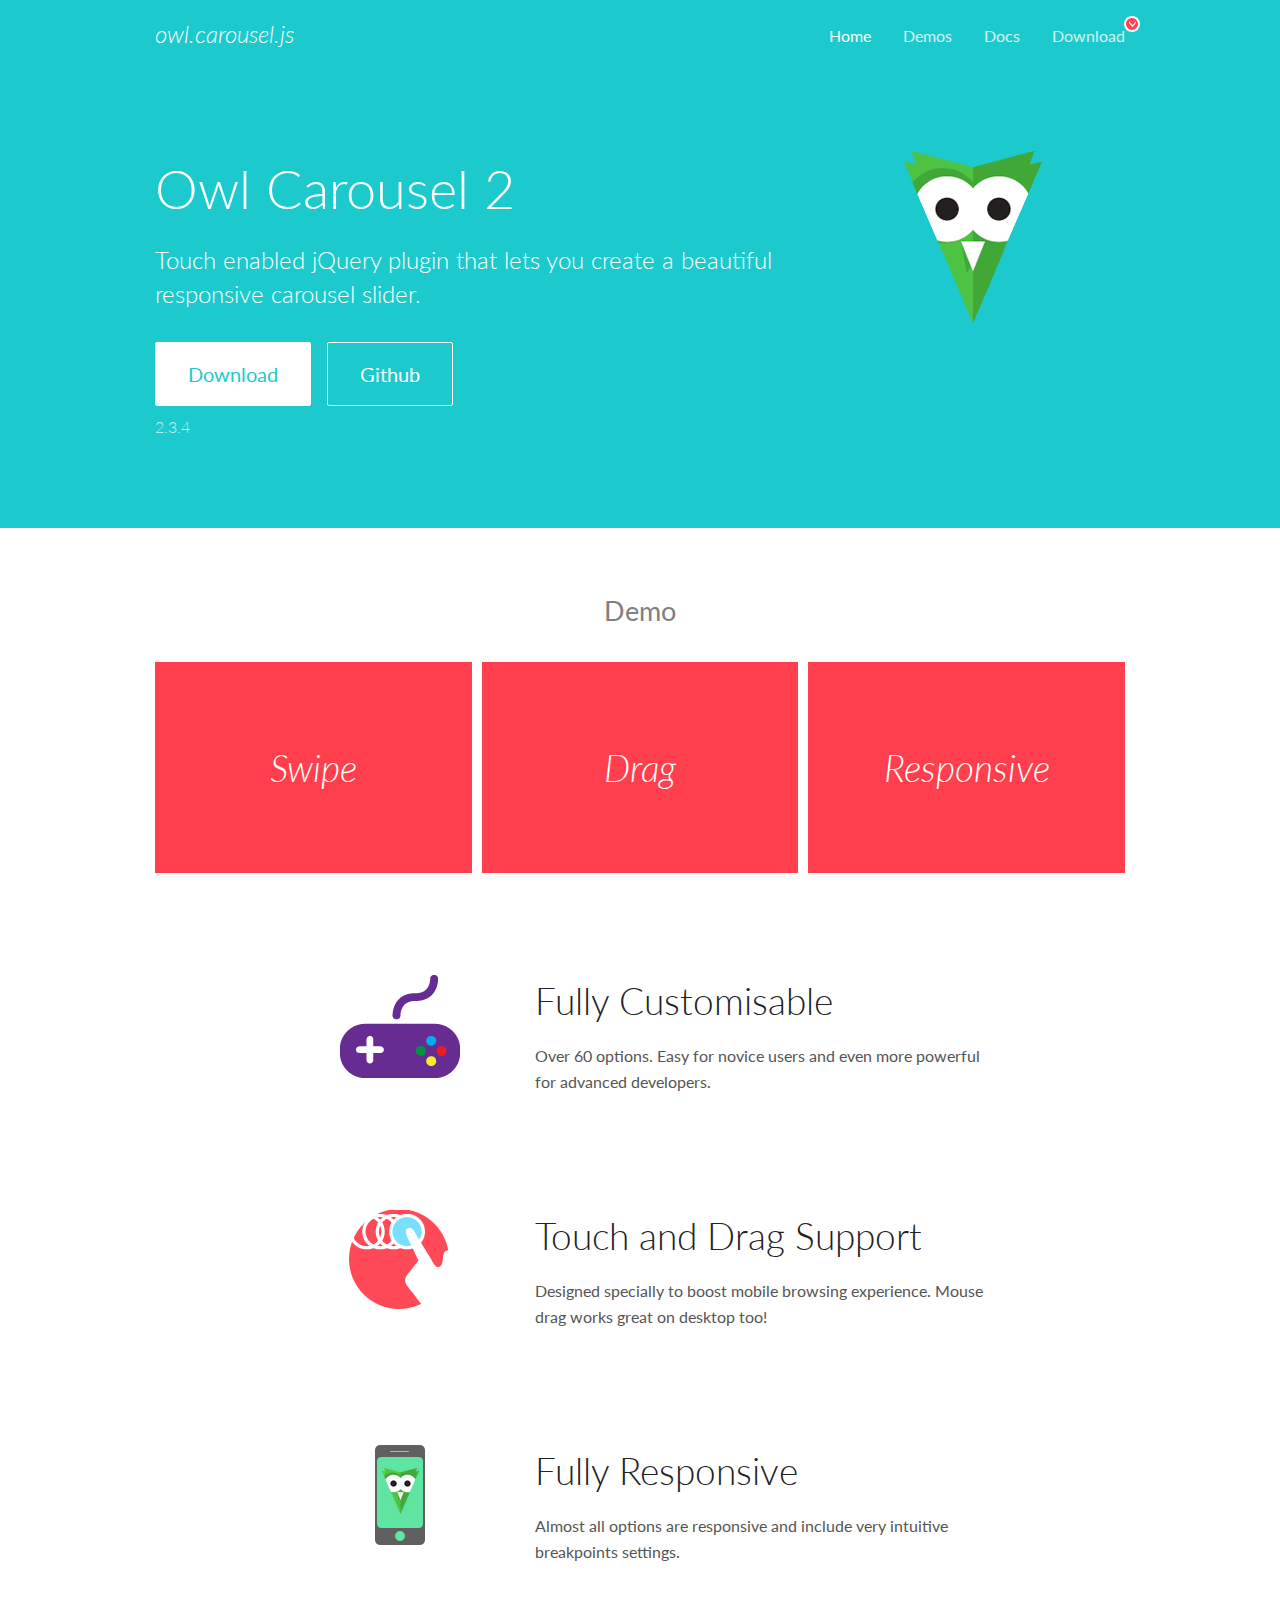
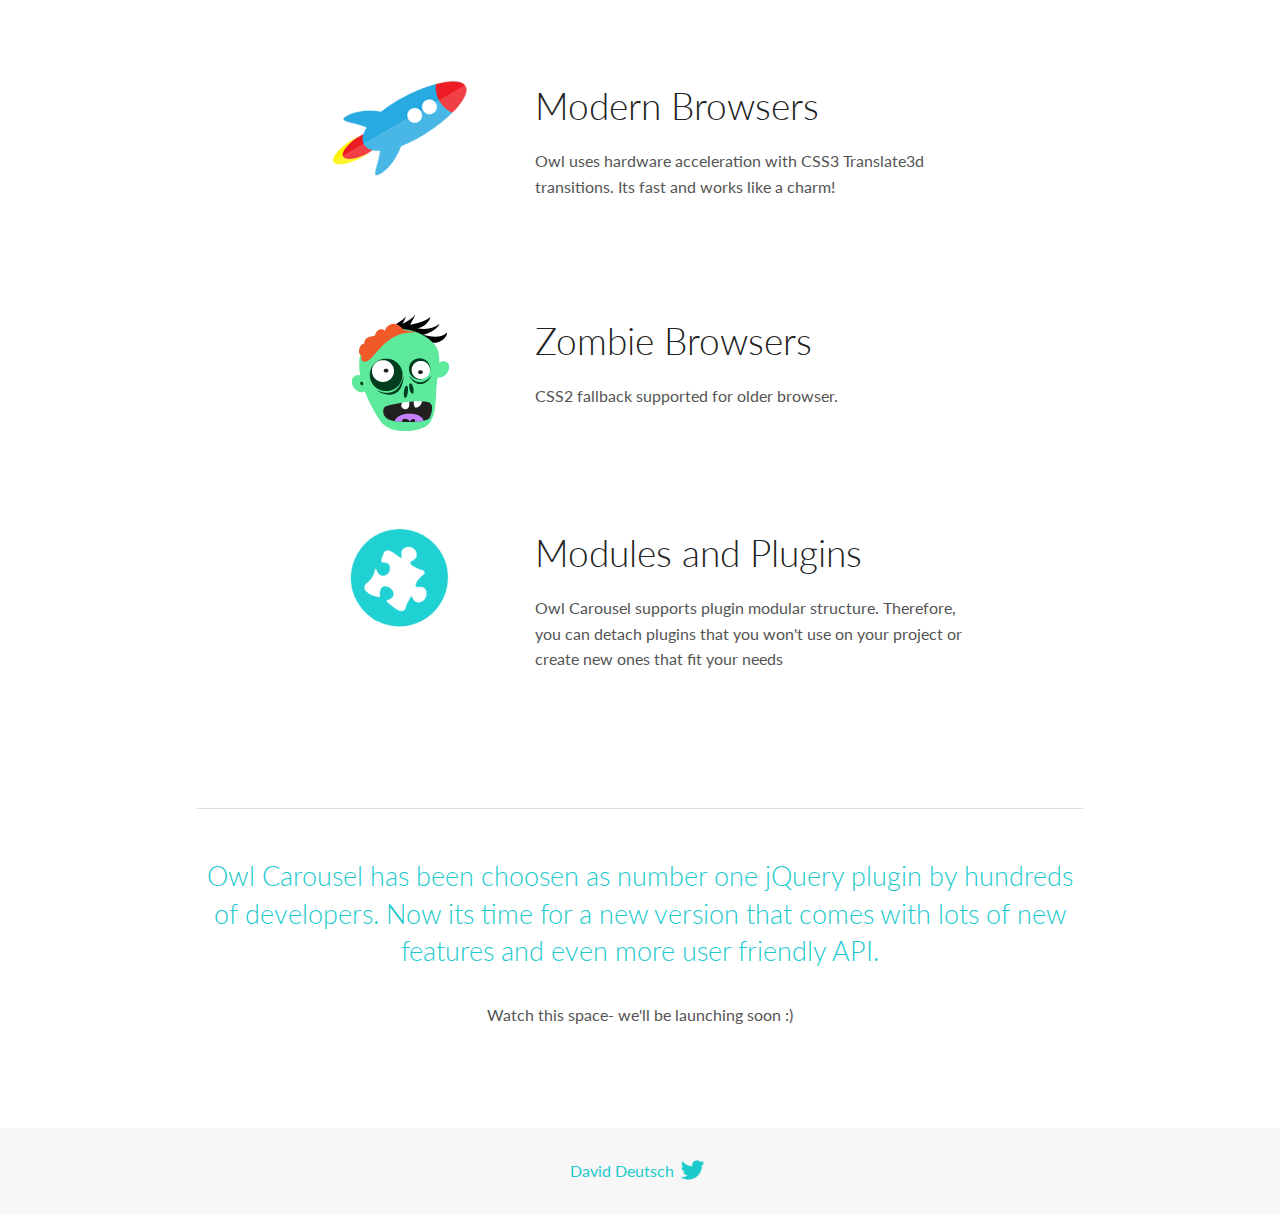
<file: assets/owl-carousel/docs/index.html>
<!DOCTYPE html>
<html lang="en">
  <head>

    <!-- head -->
    <meta charset="utf-8">
    <meta name="msapplication-tap-highlight" content="no" />
    <meta name="viewport" content="width=device-width, initial-scale=1.0" />
    <meta name="description" content="Touch enabled jQuery plugin that lets you create beautiful responsive carousel slider.">
    <meta name="author" content="David Deutsch">
    <title>
      Home | Owl Carousel | 2.3.4
    </title>

    <!-- Stylesheets -->
    <link href='https://fonts.googleapis.com/css?family=Lato:300,400,700,400italic,300italic' rel='stylesheet' type='text/css'>
    <link rel="stylesheet" href="assets/css/docs.theme.min.css">

    <!-- Owl Stylesheets -->
    <link rel="stylesheet" href="assets/owlcarousel/assets/owl.carousel.min.css">
    <link rel="stylesheet" href="assets/owlcarousel/assets/owl.theme.default.min.css">

    <!-- HTML5 shim and Respond.js IE8 support of HTML5 elements and media queries -->

    <!--[if lt IE 9]>
      <script src="https://oss.maxcdn.com/libs/html5shiv/3.7.0/html5shiv.js"></script>
      <script src="https://oss.maxcdn.com/libs/respond.js/1.3.0/respond.min.js"></script>
    <![endif]-->

    <!-- Favicons -->
    <link rel="apple-touch-icon-precomposed" sizes="144x144" href="assets/ico/apple-touch-icon-144-precomposed.png">
    <link rel="shortcut icon" href="assets/ico/favicon.png">
    <link rel="shortcut icon" href="favicon.ico">

    <!-- Yeah i know js should not be in header. Its required for demos.-->

    <!-- javascript -->
    <script src="assets/vendors/jquery.min.js"></script>
    <script src="assets/owlcarousel/owl.carousel.js"></script>
  </head>
  <body>

    <!-- header -->
    <header class="header">
      <div class="row">
        <div class="large-12 columns">
          <div class="brand left">
            <h3>
              <a href="/OwlCarousel2/">owl.carousel.js</a> 
            </h3>
          </div>
          <a id="toggle-nav" class="right">
            <span></span> <span></span> <span></span> 
          </a> 
          <div class="nav-bar">
            <ul class="clearfix">
              <li class="active">
                <a href="/OwlCarousel2/index.html">Home</a> 
              </li>
              <li> <a href="/OwlCarousel2/demos/demos.html">Demos</a>  </li>
              <li> <a href="/OwlCarousel2/docs/started-welcome.html">Docs</a>  </li>
              <li>
                <a href="https://github.com/OwlCarousel2/OwlCarousel2/archive/2.3.4.zip">Download</a> 
                <span class="download"></span> 
              </li>
            </ul>
          </div>
        </div>
      </div>
    </header>

    <!-- home panel -->
    <section id="hero">
      <div class="row">
        <div class="large-8 medium-8 columns">
          <h1>Owl Carousel 2</h1>
          <h4>Touch enabled jQuery plugin that lets you create a beautiful responsive carousel slider.</h4>
          <a href="https://github.com/OwlCarousel2/OwlCarousel2/archive/2.3.4.zip" class="hero-button">Download</a> 
          <a href="https://github.com/OwlCarousel2/OwlCarousel2" class="hero-button outline">Github</a> 
          <p>2.3.4</p>
        </div>
        <div class="large-4 medium-4 columns">
          <img class="owl-logo" src="assets/img/owl-logo.png" alt="mr. Owl">
        </div>
      </div>
    </section>

    <!-- body -->
    <div class="home-demo">
      <div class="row">
        <div class="large-12 columns">
          <h3>Demo</h3>
          <div class="owl-carousel">
            <div class="item">
              <h2>Swipe</h2>
            </div>
            <div class="item">
              <h2>Drag</h2>
            </div>
            <div class="item">
              <h2>Responsive</h2>
            </div>
            <div class="item">
              <h2>CSS3</h2>
            </div>
            <div class="item">
              <h2>Fast</h2>
            </div>
            <div class="item">
              <h2>Easy</h2>
            </div>
            <div class="item">
              <h2>Free</h2>
            </div>
            <div class="item">
              <h2>Upgradable</h2>
            </div>
            <div class="item">
              <h2>Tons of options</h2>
            </div>
            <div class="item">
              <h2>Infinity</h2>
            </div>
            <div class="item">
              <h2>Auto Width</h2>
            </div>
          </div>
        </div>
      </div>
    </div>
    <script>
      var owl = $('.owl-carousel');
      owl.owlCarousel({
        margin: 10,
        loop: true,
        responsive: {
          0: {
            items: 1
          },
          600: {
            items: 2
          },
          1000: {
            items: 3
          }
        }
      })
    </script>

    <!-- features -->
    <div id="features">
      <div class="row">
        <div class="small-12 medium-9 small-centered columns">
          <section class="row feature">
            <div class="medium-4 small-12 columns">
              <img src="assets/img/feature-options.png" alt="">
            </div>
            <div class="medium-8 small-12 columns">
              <h2>Fully Customisable</h2>
              <p>Over 60 options. Easy for novice users and even more powerful for advanced developers.</p>
            </div>
          </section>
          <section class="row feature">
            <div class="medium-4 small-12 columns">
              <img src="assets/img/feature-drag.png" alt="">
            </div>
            <div class="medium-8 small-12 columns">
              <h2>Touch and Drag Support</h2>
              <p>Designed specially to boost mobile browsing experience. Mouse drag works great on desktop too!</p>
            </div>
          </section>
          <section class="row feature">
            <div class="medium-4 small-12 columns">
              <img src="assets/img/feature-responsive.png" alt="">
            </div>
            <div class="medium-8 small-12 columns">
              <h2>Fully Responsive</h2>
              <p>Almost all options are responsive and include very intuitive breakpoints settings.</p>
            </div>
          </section>
          <section class="row feature">
            <div class="medium-4 small-12 columns">
              <img src="assets/img/feature-modern.png" alt="">
            </div>
            <div class="medium-8 small-12 columns">
              <h2>Modern Browsers</h2>
              <p>Owl uses hardware acceleration with CSS3 Translate3d transitions. Its fast and works like a charm! </p>
            </div>
          </section>
          <section class="row feature">
            <div class="medium-4 small-12 columns">
              <img src="assets/img/feature-zombie.png" alt="">
            </div>
            <div class="medium-8 small-12 columns">
              <h2>Zombie Browsers</h2>
              <p>CSS2 fallback supported for older browser.</p>
            </div>
          </section>
          <section class="row feature">
            <div class="medium-4 small-12 columns">
              <img src="assets/img/feature-module.png" alt="">
            </div>
            <div class="medium-8 small-12 columns">
              <h2>Modules and Plugins</h2>
              <p>Owl Carousel supports plugin modular structure. Therefore, you can detach plugins that you won&#x27;t use on your project or create new ones that fit your needs</p>
            </div>
          </section>
        </div>
      </div>
    </div>

    <!-- footer -->
    <section id="teaser-text">
      <div class="row">
        <div class="small-12 medium-11 small-centered columns">
          <hr>
          <h3 id="owl-carousel-has-been-choosen-as-number-one-jquery-plugin-by-hundreds-of-developers-now-its-time-for-a-new-version-that-comes-with-lots-of-new-features-and-even-more-user-friendly-api-">Owl Carousel has been choosen as number one jQuery plugin by hundreds of developers. Now its time for a new version that comes with lots of new features and even more user friendly API.</h3>
          <p>Watch this space- we&#39;ll be launching soon :)</p>
        </div>
      </div>
    </section>

    <!-- footer -->
    <footer class="footer">
      <div class="row">
        <div class="large-12 columns">
          <h5>
            <a href="/OwlCarousel2/docs/support-contact.html">David Deutsch</a> 
            <a id="custom-tweet-button" href="https://twitter.com/share?url=https://github.com/OwlCarousel2/OwlCarousel2&text=Owl Carousel - This is so awesome! " target="_blank"></a> 
          </h5>
        </div>
      </div>
    </footer>

    <!-- vendors -->
    <script src="assets/vendors/highlight.js"></script>
    <script src="assets/js/app.js"></script>
  </body>
</html>
</file>
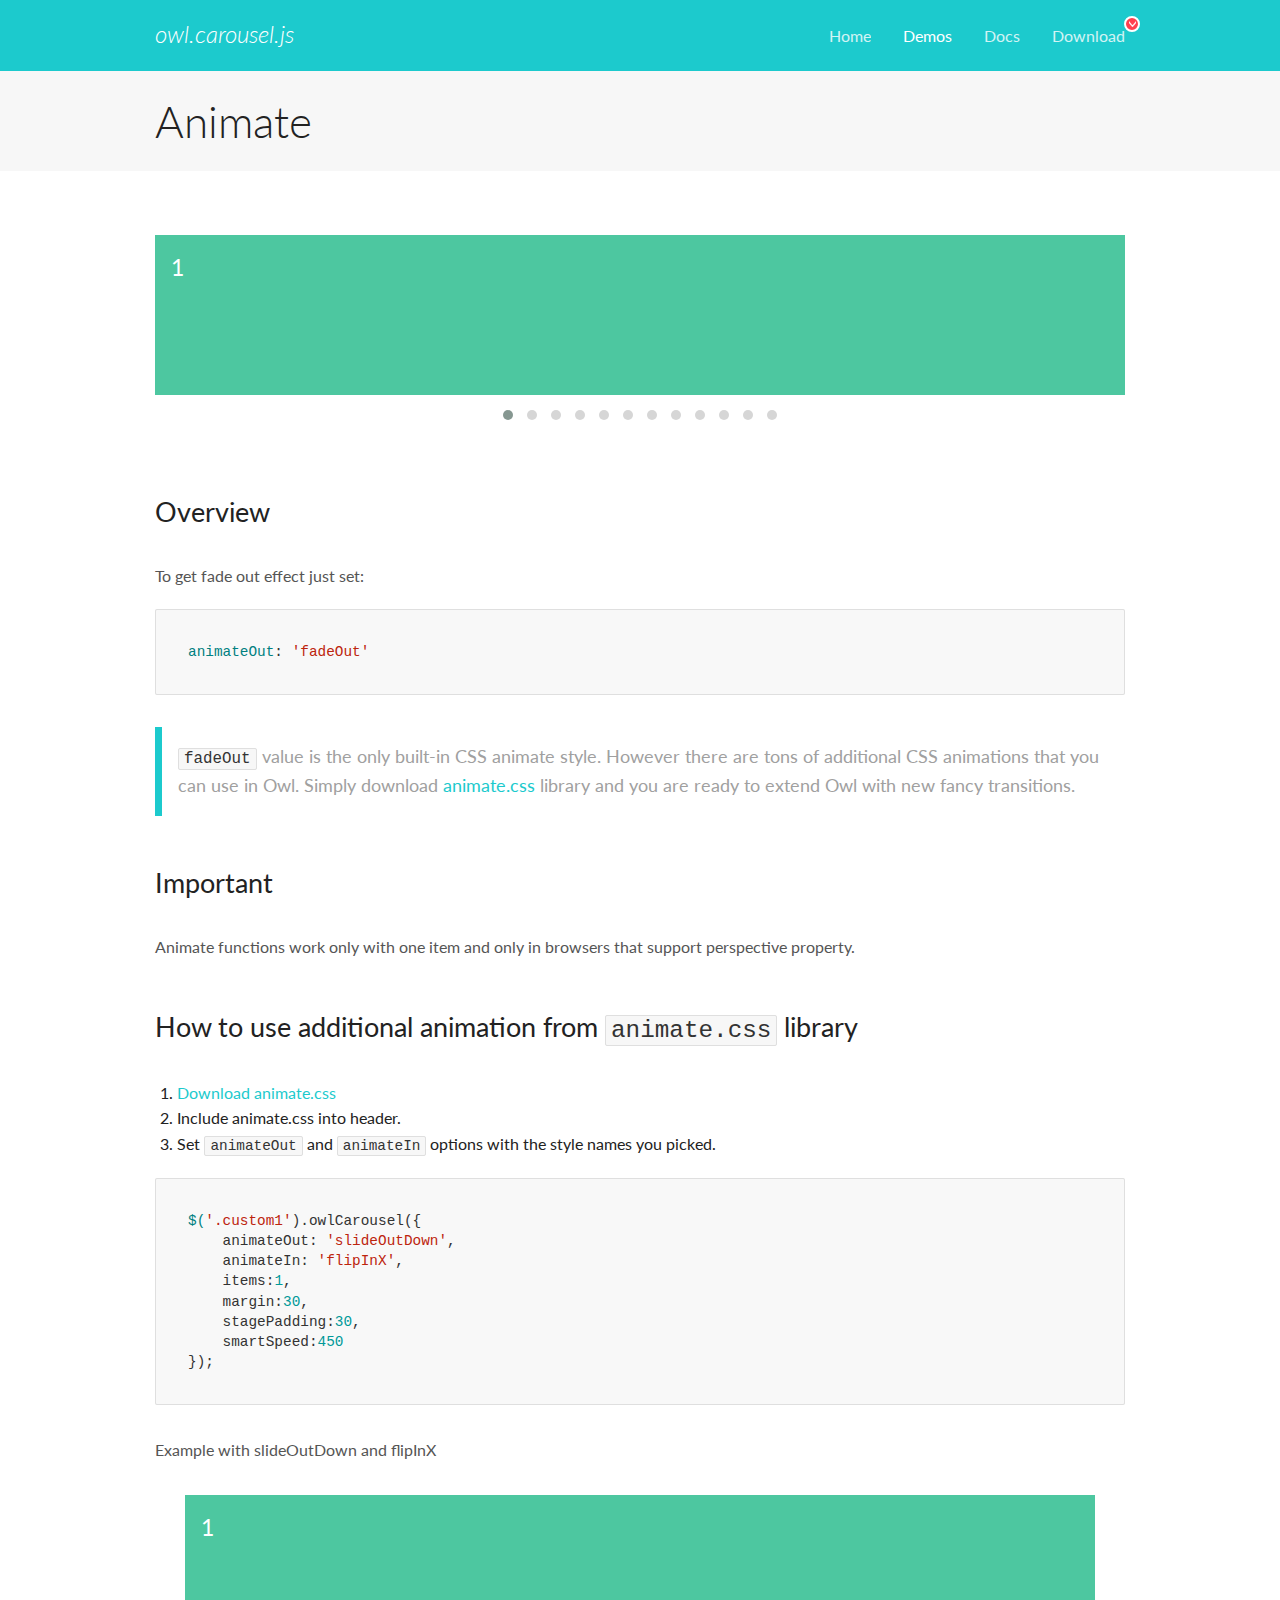
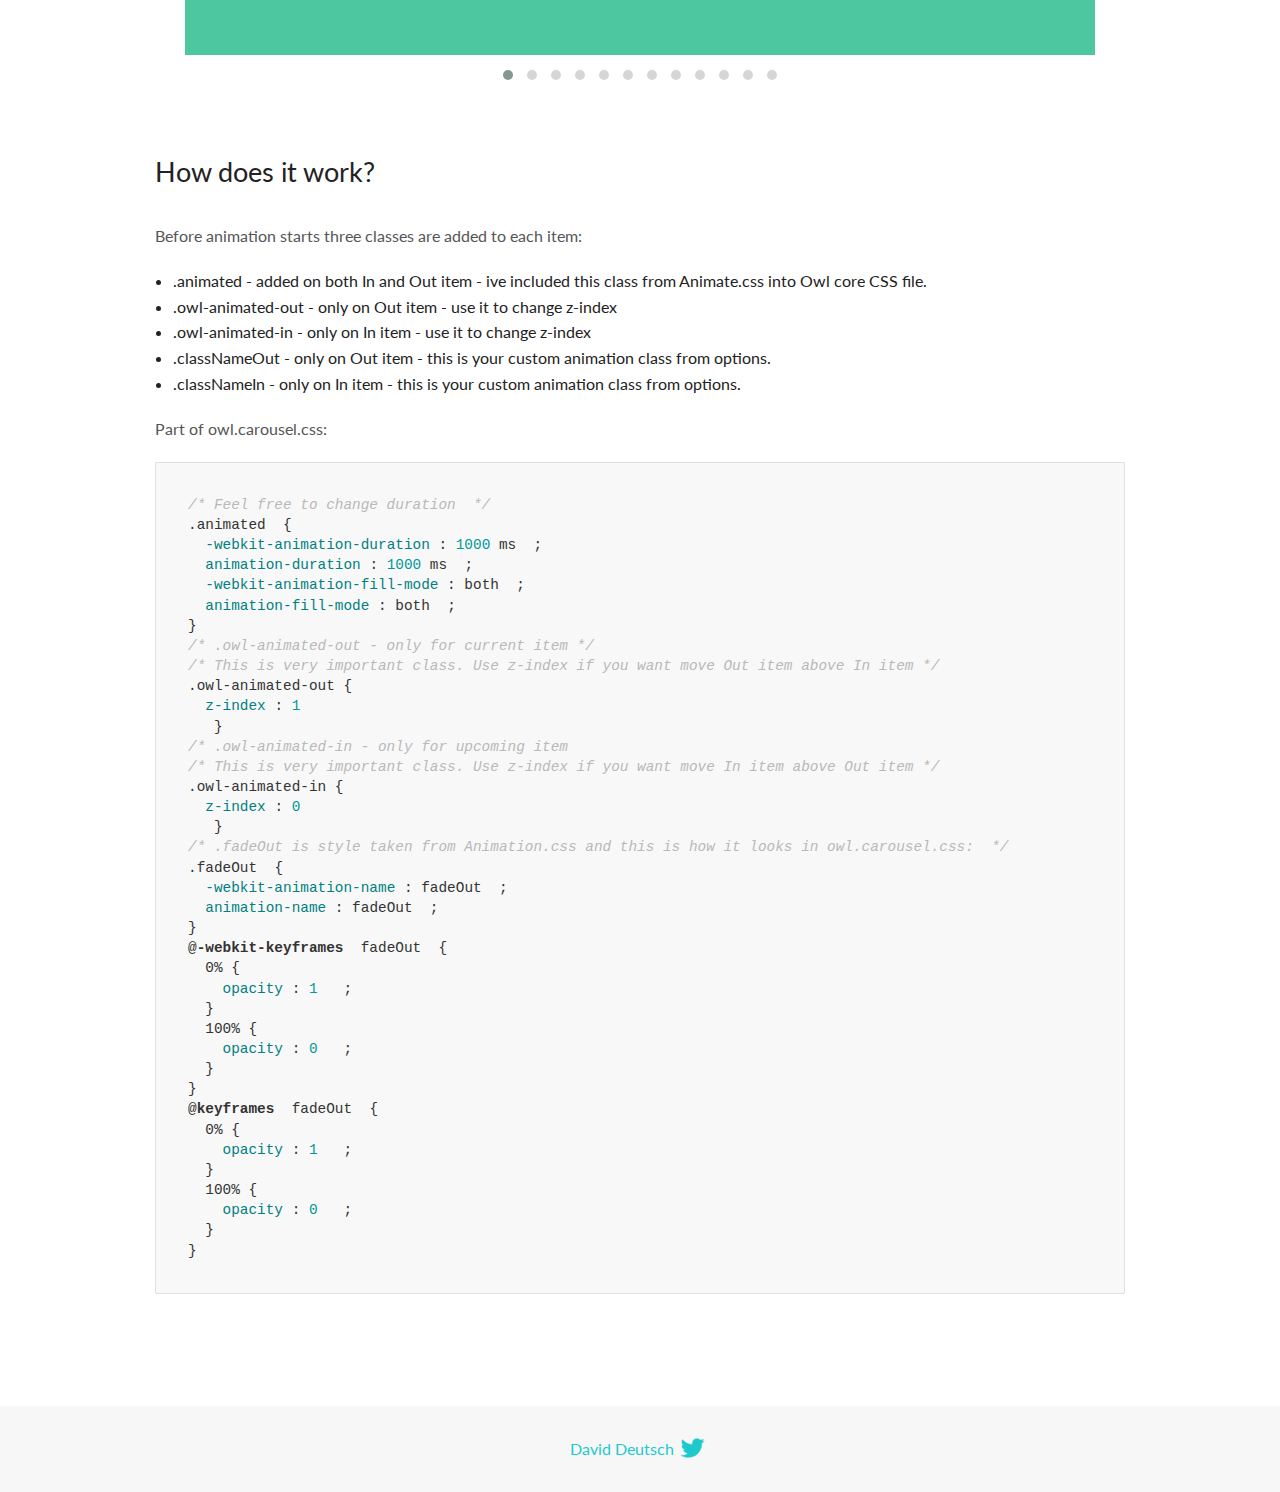
<file: assets/owl-carousel/docs/demos/animate.html>
<!DOCTYPE html>
<html lang="en">
  <head>

    <!-- head -->
    <meta charset="utf-8">
    <meta name="msapplication-tap-highlight" content="no" />
    <meta name="viewport" content="width=device-width, initial-scale=1.0" />
    <meta name="description" content="Animate carousel">
    <meta name="author" content="David Deutsch">
    <title>
      Animate Demo | Owl Carousel | 2.3.4
    </title>

    <!-- Stylesheets -->
    <link href='https://fonts.googleapis.com/css?family=Lato:300,400,700,400italic,300italic' rel='stylesheet' type='text/css'>
    <link rel="stylesheet" href="../assets/css/docs.theme.min.css">

    <!-- Owl Stylesheets -->
    <link rel="stylesheet" href="../assets/owlcarousel/assets/owl.carousel.min.css">
    <link rel="stylesheet" href="../assets/owlcarousel/assets/owl.theme.default.min.css">

    <!-- HTML5 shim and Respond.js IE8 support of HTML5 elements and media queries -->

    <!--[if lt IE 9]>
      <script src="https://oss.maxcdn.com/libs/html5shiv/3.7.0/html5shiv.js"></script>
      <script src="https://oss.maxcdn.com/libs/respond.js/1.3.0/respond.min.js"></script>
    <![endif]-->

    <!-- Favicons -->
    <link rel="apple-touch-icon-precomposed" sizes="144x144" href="../assets/ico/apple-touch-icon-144-precomposed.png">
    <link rel="shortcut icon" href="../assets/ico/favicon.png">
    <link rel="shortcut icon" href="favicon.ico">

    <!-- Yeah i know js should not be in header. Its required for demos.-->

    <!-- javascript -->
    <script src="../assets/vendors/jquery.min.js"></script>
    <script src="../assets/owlcarousel/owl.carousel.js"></script>
  </head>
  <body>

    <!-- header -->
    <header class="header">
      <div class="row">
        <div class="large-12 columns">
          <div class="brand left">
            <h3>
              <a href="/OwlCarousel2/">owl.carousel.js</a> 
            </h3>
          </div>
          <a id="toggle-nav" class="right">
            <span></span> <span></span> <span></span> 
          </a> 
          <div class="nav-bar">
            <ul class="clearfix">
              <li> <a href="/OwlCarousel2/index.html">Home</a>  </li>
              <li class="active">
                <a href="/OwlCarousel2/demos/demos.html">Demos</a> 
              </li>
              <li> <a href="/OwlCarousel2/docs/started-welcome.html">Docs</a>  </li>
              <li>
                <a href="https://github.com/OwlCarousel2/OwlCarousel2/archive/2.3.4.zip">Download</a> 
                <span class="download"></span> 
              </li>
            </ul>
          </div>
        </div>
      </div>
    </header>

    <!-- title -->
    <section class="title">
      <div class="row">
        <div class="large-12 columns">
          <h1>Animate</h1>
        </div>
      </div>
    </section>

    <!--  Demos -->
    <section id="demos">
      <div class="row">
        <div class="large-12 columns">
          <div class="fadeOut owl-carousel owl-theme">
            <div class="item">
              <h4>1</h4>
            </div>
            <div class="item">
              <h4>2</h4>
            </div>
            <div class="item">
              <h4>3</h4>
            </div>
            <div class="item">
              <h4>4</h4>
            </div>
            <div class="item">
              <h4>5</h4>
            </div>
            <div class="item">
              <h4>6</h4>
            </div>
            <div class="item">
              <h4>7</h4>
            </div>
            <div class="item">
              <h4>8</h4>
            </div>
            <div class="item">
              <h4>9</h4>
            </div>
            <div class="item">
              <h4>10</h4>
            </div>
            <div class="item">
              <h4>11</h4>
            </div>
            <div class="item">
              <h4>12</h4>
            </div>
          </div>
          <h3 id="overview">Overview</h3>
          <p>To get fade out effect just set:</p>
          <pre><code>animateOut: &#39;fadeOut&#39;</code></pre>
          <blockquote>
            <p><code>fadeOut</code> value is the only built-in CSS animate style. However there are tons of additional CSS animations that you can use in Owl. Simply download
              <a href="https://daneden.github.io/animate.css/">animate.css</a>  library and you are ready to extend Owl with new fancy transitions.</p>
          </blockquote>
          <h3 id="important">Important</h3>
          <p>Animate functions work only with one item and only in browsers that support perspective property.</p>
          <h3 id="how-to-use-additional-animation-from-animate-css-library">How to use additional animation from <code>animate.css</code> library</h3>
          <ol>
            <li> <a href="https://daneden.github.io/animate.css/">Download animate.css</a>  </li>
            <li>Include animate.css into header.</li>
            <li>Set <code>animateOut</code> and <code>animateIn</code> options with the style names you picked.</li>
          </ol>
          <pre><code>$(&#39;.custom1&#39;).owlCarousel({
    animateOut: &#39;slideOutDown&#39;,
    animateIn: &#39;flipInX&#39;,
    items:1,
    margin:30,
    stagePadding:30,
    smartSpeed:450
});</code></pre>
          <p>Example with slideOutDown and flipInX</p>
          <div class="custom1 owl-carousel owl-theme">
            <div class="item">
              <h4>1</h4>
            </div>
            <div class="item">
              <h4>2</h4>
            </div>
            <div class="item">
              <h4>3</h4>
            </div>
            <div class="item">
              <h4>4</h4>
            </div>
            <div class="item">
              <h4>5</h4>
            </div>
            <div class="item">
              <h4>6</h4>
            </div>
            <div class="item">
              <h4>7</h4>
            </div>
            <div class="item">
              <h4>8</h4>
            </div>
            <div class="item">
              <h4>9</h4>
            </div>
            <div class="item">
              <h4>10</h4>
            </div>
            <div class="item">
              <h4>11</h4>
            </div>
            <div class="item">
              <h4>12</h4>
            </div>
          </div>
          <h3 id="how-does-it-work-">How does it work?</h3>
          <p>Before animation starts three classes are added to each item:</p>
          <ul>
            <li>.animated - added on both In and Out item - ive included this class from Animate.css into Owl core CSS file.</li>
            <li>.owl-animated-out - only on Out item - use it to change z-index</li>
            <li>.owl-animated-in - only on In item - use it to change z-index</li>
            <li>.classNameOut - only on Out item - this is your custom animation class from options.</li>
            <li>.classNameIn - only on In item - this is your custom animation class from options.</li>
          </ul>
          <p>Part of owl.carousel.css:</p>
          <pre><code class="language-css"><span class="comment">/* Feel free to change duration  */</span> 
<span class="class">.animated</span>  <span class="rules">{
  <span class="rule"><span class="attribute">-webkit-animation-duration</span> :<span class="value"> <span class="number">1000</span> ms</span> </span> ;
  <span class="rule"><span class="attribute">animation-duration</span> :<span class="value"> <span class="number">1000</span> ms</span> </span> ;
  <span class="rule"><span class="attribute">-webkit-animation-fill-mode</span> :<span class="value"> both</span> </span> ;
  <span class="rule"><span class="attribute">animation-fill-mode</span> :<span class="value"> both</span> </span> ;
<span class="rule">}</span> </span> 
<span class="comment">/* .owl-animated-out - only for current item */</span> 
<span class="comment">/* This is very important class. Use z-index if you want move Out item above In item */</span> 
<span class="class">.owl-animated-out</span> <span class="rules">{
  <span class="rule"><span class="attribute">z-index</span> :<span class="value"> <span class="number">1</span> 
</span> </span> </span> }
<span class="comment">/* .owl-animated-in - only for upcoming item
/* This is very important class. Use z-index if you want move In item above Out item */</span> 
<span class="class">.owl-animated-in</span> <span class="rules">{
  <span class="rule"><span class="attribute">z-index</span> :<span class="value"> <span class="number">0</span> 
</span> </span> </span> }
<span class="comment">/* .fadeOut is style taken from Animation.css and this is how it looks in owl.carousel.css:  */</span> 
<span class="class">.fadeOut</span>  <span class="rules">{
  <span class="rule"><span class="attribute">-webkit-animation-name</span> :<span class="value"> fadeOut</span> </span> ;
  <span class="rule"><span class="attribute">animation-name</span> :<span class="value"> fadeOut</span> </span> ;
<span class="rule">}</span> </span> 
<span class="at_rule">@<span class="keyword">-webkit-keyframes</span>  fadeOut </span> {
  0% <span class="rules">{
    <span class="rule"><span class="attribute">opacity</span> :<span class="value"> <span class="number">1</span> </span> </span> ;
  <span class="rule">}</span> </span> 
  100% <span class="rules">{
    <span class="rule"><span class="attribute">opacity</span> :<span class="value"> <span class="number">0</span> </span> </span> ;
  <span class="rule">}</span> </span> 
}
<span class="at_rule">@<span class="keyword">keyframes</span>  fadeOut </span> {
  0% <span class="rules">{
    <span class="rule"><span class="attribute">opacity</span> :<span class="value"> <span class="number">1</span> </span> </span> ;
  <span class="rule">}</span> </span> 
  100% <span class="rules">{
    <span class="rule"><span class="attribute">opacity</span> :<span class="value"> <span class="number">0</span> </span> </span> ;
  <span class="rule">}</span> </span> 
}</code></pre>
          <link rel="stylesheet" href="../assets/css/animate.css">
          <script>
            jQuery(document).ready(function($) {
              $('.fadeOut').owlCarousel({
                items: 1,
                animateOut: 'fadeOut',
                loop: true,
                margin: 10,
              });
              $('.custom1').owlCarousel({
                animateOut: 'slideOutDown',
                animateIn: 'flipInX',
                items: 1,
                margin: 30,
                stagePadding: 30,
                smartSpeed: 450
              });
            });
          </script>
        </div>
      </div>
    </section>

    <!-- footer -->
    <footer class="footer">
      <div class="row">
        <div class="large-12 columns">
          <h5>
            <a href="/OwlCarousel2/docs/support-contact.html">David Deutsch</a> 
            <a id="custom-tweet-button" href="https://twitter.com/share?url=https://github.com/OwlCarousel2/OwlCarousel2&text=Owl Carousel - This is so awesome! " target="_blank"></a> 
          </h5>
        </div>
      </div>
    </footer>

    <!-- vendors -->
    <script src="../assets/vendors/highlight.js"></script>
    <script src="../assets/js/app.js"></script>
  </body>
</html>
</file>
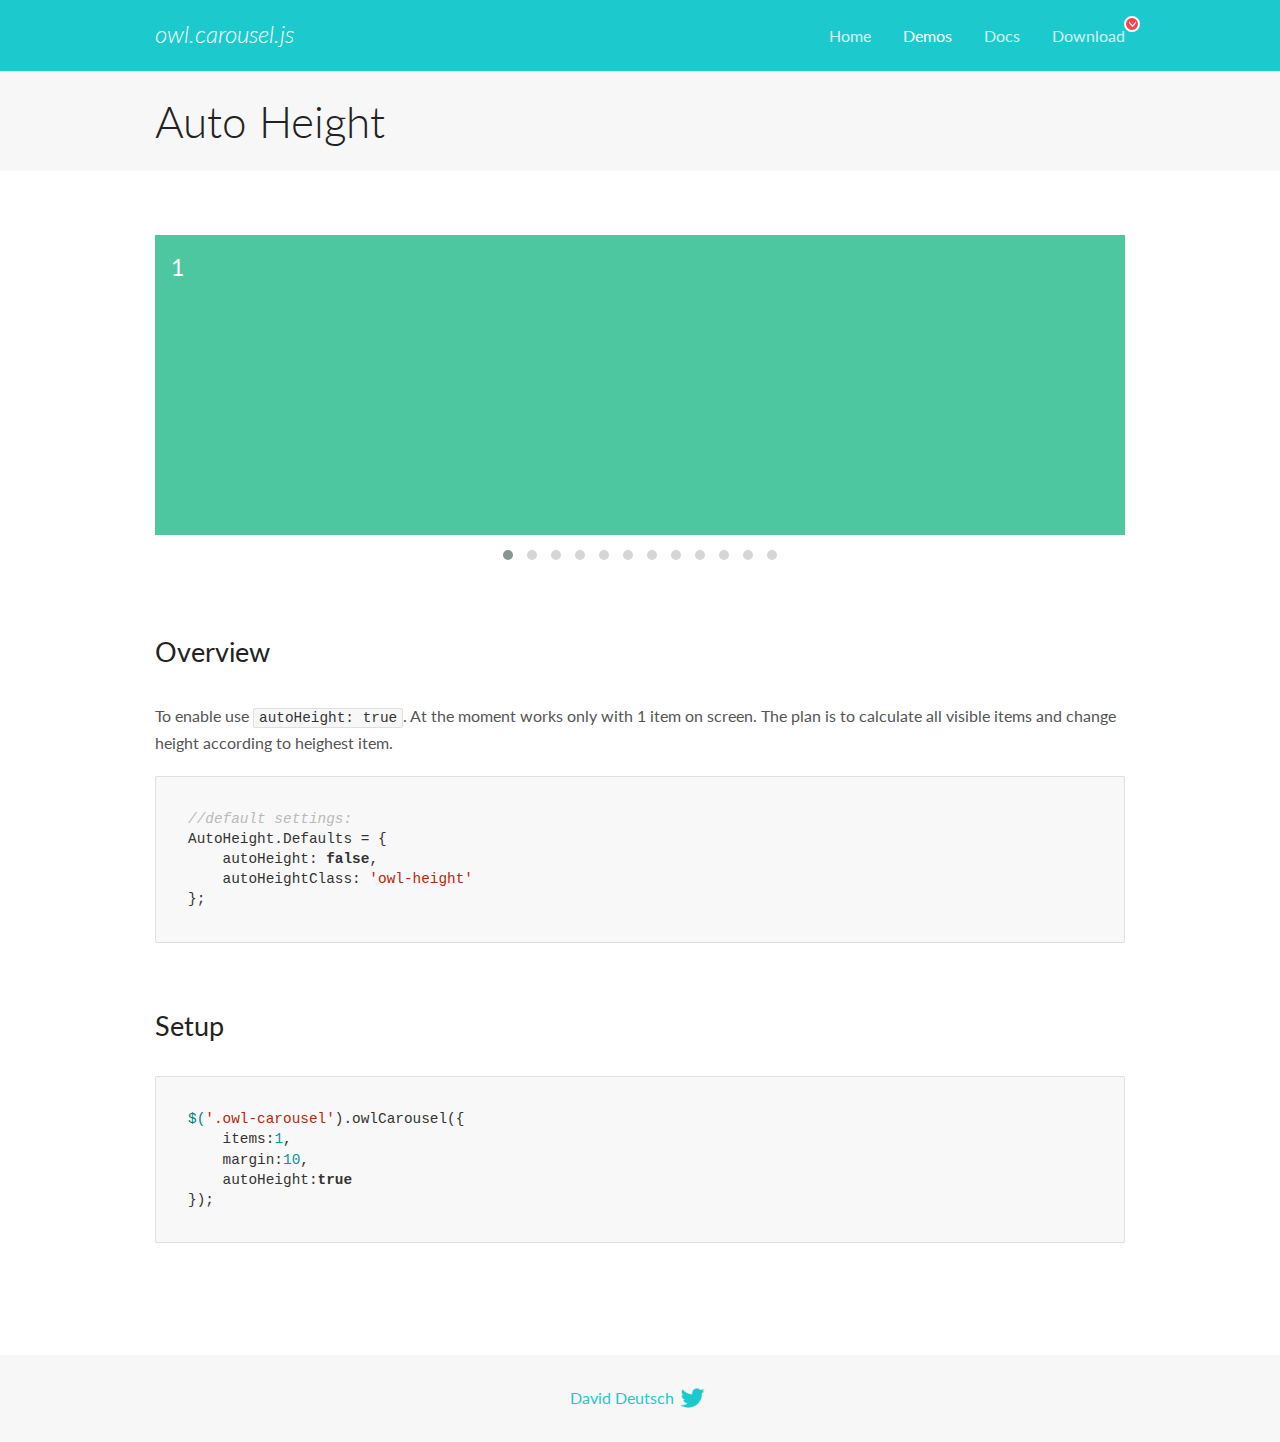
<file: assets/owl-carousel/docs/demos/autoheight.html>
<!DOCTYPE html>
<html lang="en">
  <head>

    <!-- head -->
    <meta charset="utf-8">
    <meta name="msapplication-tap-highlight" content="no" />
    <meta name="viewport" content="width=device-width, initial-scale=1.0" />
    <meta name="description" content="autoHeight usage demo">
    <meta name="author" content="David Deutsch">
    <title>
      Auto Height Demo | Owl Carousel | 2.3.4
    </title>

    <!-- Stylesheets -->
    <link href='https://fonts.googleapis.com/css?family=Lato:300,400,700,400italic,300italic' rel='stylesheet' type='text/css'>
    <link rel="stylesheet" href="../assets/css/docs.theme.min.css">

    <!-- Owl Stylesheets -->
    <link rel="stylesheet" href="../assets/owlcarousel/assets/owl.carousel.min.css">
    <link rel="stylesheet" href="../assets/owlcarousel/assets/owl.theme.default.min.css">

    <!-- HTML5 shim and Respond.js IE8 support of HTML5 elements and media queries -->

    <!--[if lt IE 9]>
      <script src="https://oss.maxcdn.com/libs/html5shiv/3.7.0/html5shiv.js"></script>
      <script src="https://oss.maxcdn.com/libs/respond.js/1.3.0/respond.min.js"></script>
    <![endif]-->

    <!-- Favicons -->
    <link rel="apple-touch-icon-precomposed" sizes="144x144" href="../assets/ico/apple-touch-icon-144-precomposed.png">
    <link rel="shortcut icon" href="../assets/ico/favicon.png">
    <link rel="shortcut icon" href="favicon.ico">

    <!-- Yeah i know js should not be in header. Its required for demos.-->

    <!-- javascript -->
    <script src="../assets/vendors/jquery.min.js"></script>
    <script src="../assets/owlcarousel/owl.carousel.js"></script>
  </head>
  <body>

    <!-- header -->
    <header class="header">
      <div class="row">
        <div class="large-12 columns">
          <div class="brand left">
            <h3>
              <a href="/OwlCarousel2/">owl.carousel.js</a> 
            </h3>
          </div>
          <a id="toggle-nav" class="right">
            <span></span> <span></span> <span></span> 
          </a> 
          <div class="nav-bar">
            <ul class="clearfix">
              <li> <a href="/OwlCarousel2/index.html">Home</a>  </li>
              <li class="active">
                <a href="/OwlCarousel2/demos/demos.html">Demos</a> 
              </li>
              <li> <a href="/OwlCarousel2/docs/started-welcome.html">Docs</a>  </li>
              <li>
                <a href="https://github.com/OwlCarousel2/OwlCarousel2/archive/2.3.4.zip">Download</a> 
                <span class="download"></span> 
              </li>
            </ul>
          </div>
        </div>
      </div>
    </header>

    <!-- title -->
    <section class="title">
      <div class="row">
        <div class="large-12 columns">
          <h1>Auto Height</h1>
        </div>
      </div>
    </section>

    <!--  Demos -->
    <section id="demos">
      <div class="row">
        <div class="large-12 columns">
          <div class="owl-carousel owl-theme">
            <div class="item" style="height:300px">
              <h4>1</h4>
            </div>
            <div class="item" style="height:100px">
              <h4>2</h4>
            </div>
            <div class="item" style="height:500px">
              <h4>3</h4>
            </div>
            <div class="item" style="height:250px">
              <h4>4</h4>
            </div>
            <div class="item" style="height:400px">
              <h4>5</h4>
            </div>
            <div class="item" style="height:500px">
              <h4>6</h4>
            </div>
            <div class="item" style="height:600px">
              <h4>7</h4>
            </div>
            <div class="item" style="height:400px">
              <h4>8</h4>
            </div>
            <div class="item" style="height:300px">
              <h4>9</h4>
            </div>
            <div class="item" style="height:350px">
              <h4>10</h4>
            </div>
            <div class="item" style="height:200px">
              <h4>11</h4>
            </div>
            <div class="item" style="height:150px">
              <h4>12</h4>
            </div>
          </div>
          <h3 id="overview">Overview</h3>
          <p>To enable use <code>autoHeight: true</code>. At the moment works only with 1 item on screen. The plan is to calculate all visible items and change height according to heighest item.</p>
          <pre><code>//default settings:
AutoHeight.Defaults = {
    autoHeight: false,
    autoHeightClass: &#39;owl-height&#39;
};</code></pre>
          <h3 id="setup">Setup</h3>
          <pre><code>$(&#39;.owl-carousel&#39;).owlCarousel({
    items:1,
    margin:10,
    autoHeight:true
});</code></pre>
          <script>
            $(document).ready(function() {
              $('.owl-carousel').owlCarousel({
                items: 1,
                margin: 10,
                autoHeight: true
              });
            })
          </script>
        </div>
      </div>
    </section>

    <!-- footer -->
    <footer class="footer">
      <div class="row">
        <div class="large-12 columns">
          <h5>
            <a href="/OwlCarousel2/docs/support-contact.html">David Deutsch</a> 
            <a id="custom-tweet-button" href="https://twitter.com/share?url=https://github.com/OwlCarousel2/OwlCarousel2&text=Owl Carousel - This is so awesome! " target="_blank"></a> 
          </h5>
        </div>
      </div>
    </footer>

    <!-- vendors -->
    <script src="../assets/vendors/highlight.js"></script>
    <script src="../assets/js/app.js"></script>
  </body>
</html>
</file>
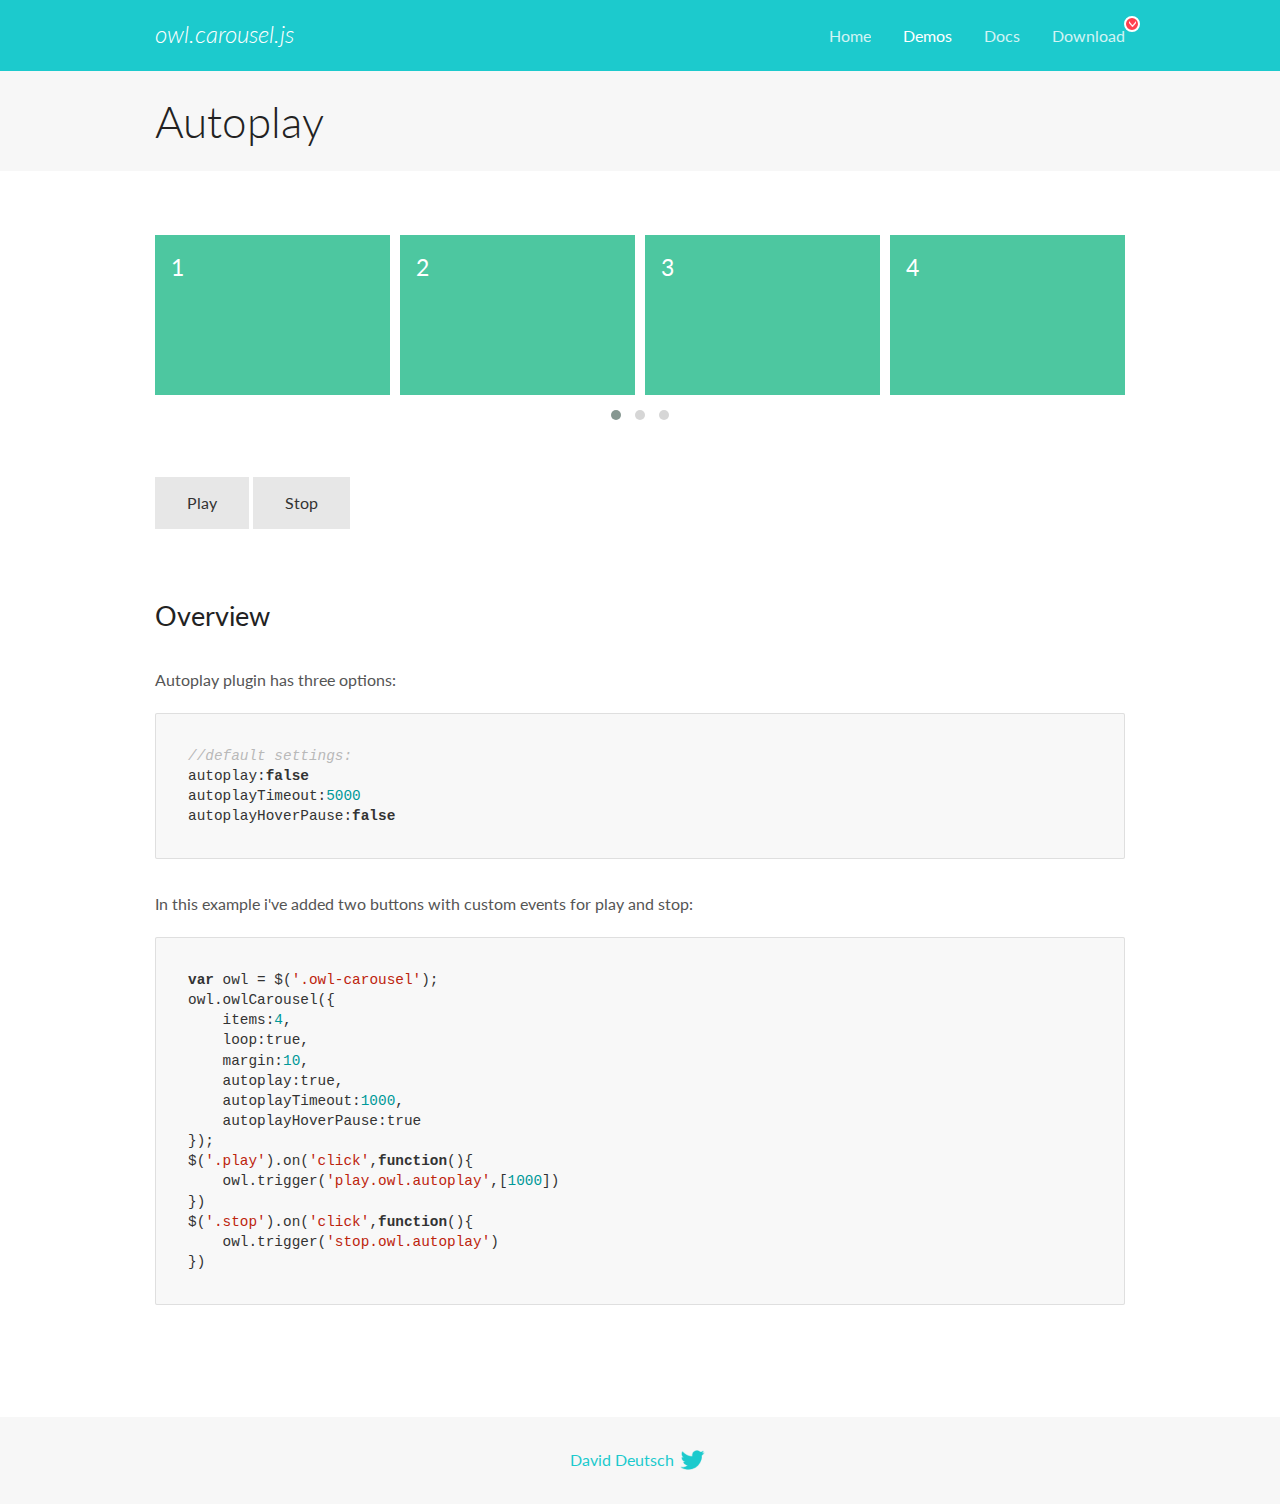
<file: assets/owl-carousel/docs/demos/autoplay.html>
<!DOCTYPE html>
<html lang="en">
  <head>

    <!-- head -->
    <meta charset="utf-8">
    <meta name="msapplication-tap-highlight" content="no" />
    <meta name="viewport" content="width=device-width, initial-scale=1.0" />
    <meta name="description" content="Autoplay usage demo">
    <meta name="author" content="David Deutsch">
    <title>
      Autoplay Demo | Owl Carousel | 2.3.4
    </title>

    <!-- Stylesheets -->
    <link href='https://fonts.googleapis.com/css?family=Lato:300,400,700,400italic,300italic' rel='stylesheet' type='text/css'>
    <link rel="stylesheet" href="../assets/css/docs.theme.min.css">

    <!-- Owl Stylesheets -->
    <link rel="stylesheet" href="../assets/owlcarousel/assets/owl.carousel.min.css">
    <link rel="stylesheet" href="../assets/owlcarousel/assets/owl.theme.default.min.css">

    <!-- HTML5 shim and Respond.js IE8 support of HTML5 elements and media queries -->

    <!--[if lt IE 9]>
      <script src="https://oss.maxcdn.com/libs/html5shiv/3.7.0/html5shiv.js"></script>
      <script src="https://oss.maxcdn.com/libs/respond.js/1.3.0/respond.min.js"></script>
    <![endif]-->

    <!-- Favicons -->
    <link rel="apple-touch-icon-precomposed" sizes="144x144" href="../assets/ico/apple-touch-icon-144-precomposed.png">
    <link rel="shortcut icon" href="../assets/ico/favicon.png">
    <link rel="shortcut icon" href="favicon.ico">

    <!-- Yeah i know js should not be in header. Its required for demos.-->

    <!-- javascript -->
    <script src="../assets/vendors/jquery.min.js"></script>
    <script src="../assets/owlcarousel/owl.carousel.js"></script>
  </head>
  <body>

    <!-- header -->
    <header class="header">
      <div class="row">
        <div class="large-12 columns">
          <div class="brand left">
            <h3>
              <a href="/OwlCarousel2/">owl.carousel.js</a> 
            </h3>
          </div>
          <a id="toggle-nav" class="right">
            <span></span> <span></span> <span></span> 
          </a> 
          <div class="nav-bar">
            <ul class="clearfix">
              <li> <a href="/OwlCarousel2/index.html">Home</a>  </li>
              <li class="active">
                <a href="/OwlCarousel2/demos/demos.html">Demos</a> 
              </li>
              <li> <a href="/OwlCarousel2/docs/started-welcome.html">Docs</a>  </li>
              <li>
                <a href="https://github.com/OwlCarousel2/OwlCarousel2/archive/2.3.4.zip">Download</a> 
                <span class="download"></span> 
              </li>
            </ul>
          </div>
        </div>
      </div>
    </header>

    <!-- title -->
    <section class="title">
      <div class="row">
        <div class="large-12 columns">
          <h1>Autoplay</h1>
        </div>
      </div>
    </section>

    <!--  Demos -->
    <section id="demos">
      <div class="row">
        <div class="large-12 columns">
          <div class="owl-carousel owl-theme">
            <div class="item">
              <h4>1</h4>
            </div>
            <div class="item">
              <h4>2</h4>
            </div>
            <div class="item">
              <h4>3</h4>
            </div>
            <div class="item">
              <h4>4</h4>
            </div>
            <div class="item">
              <h4>5</h4>
            </div>
            <div class="item">
              <h4>6</h4>
            </div>
            <div class="item">
              <h4>7</h4>
            </div>
            <div class="item">
              <h4>8</h4>
            </div>
            <div class="item">
              <h4>9</h4>
            </div>
            <div class="item">
              <h4>10</h4>
            </div>
            <div class="item">
              <h4>11</h4>
            </div>
            <div class="item">
              <h4>12</h4>
            </div>
          </div>
          <a class="button secondary play">Play</a> 
          <a class="button secondary stop">Stop</a> 
          <h3 id="overview">Overview</h3>
          <p>Autoplay plugin has three options:</p>
          <pre><code>//default settings:
autoplay:false
autoplayTimeout:5000
autoplayHoverPause:false</code></pre>
          <p>In this example i&#39;ve added two buttons with custom events for play and stop:</p>
          <pre><code>var owl = $(&#39;.owl-carousel&#39;);
owl.owlCarousel({
    items:4,
    loop:true,
    margin:10,
    autoplay:true,
    autoplayTimeout:1000,
    autoplayHoverPause:true
});
$(&#39;.play&#39;).on(&#39;click&#39;,function(){
    owl.trigger(&#39;play.owl.autoplay&#39;,[1000])
})
$(&#39;.stop&#39;).on(&#39;click&#39;,function(){
    owl.trigger(&#39;stop.owl.autoplay&#39;)
})</code></pre>
          <script>
            $(document).ready(function() {
              var owl = $('.owl-carousel');
              owl.owlCarousel({
                items: 4,
                loop: true,
                margin: 10,
                autoplay: true,
                autoplayTimeout: 1000,
                autoplayHoverPause: true
              });
              $('.play').on('click', function() {
                owl.trigger('play.owl.autoplay', [1000])
              })
              $('.stop').on('click', function() {
                owl.trigger('stop.owl.autoplay')
              })
            })
          </script>
        </div>
      </div>
    </section>

    <!-- footer -->
    <footer class="footer">
      <div class="row">
        <div class="large-12 columns">
          <h5>
            <a href="/OwlCarousel2/docs/support-contact.html">David Deutsch</a> 
            <a id="custom-tweet-button" href="https://twitter.com/share?url=https://github.com/OwlCarousel2/OwlCarousel2&text=Owl Carousel - This is so awesome! " target="_blank"></a> 
          </h5>
        </div>
      </div>
    </footer>

    <!-- vendors -->
    <script src="../assets/vendors/highlight.js"></script>
    <script src="../assets/js/app.js"></script>
  </body>
</html>
</file>
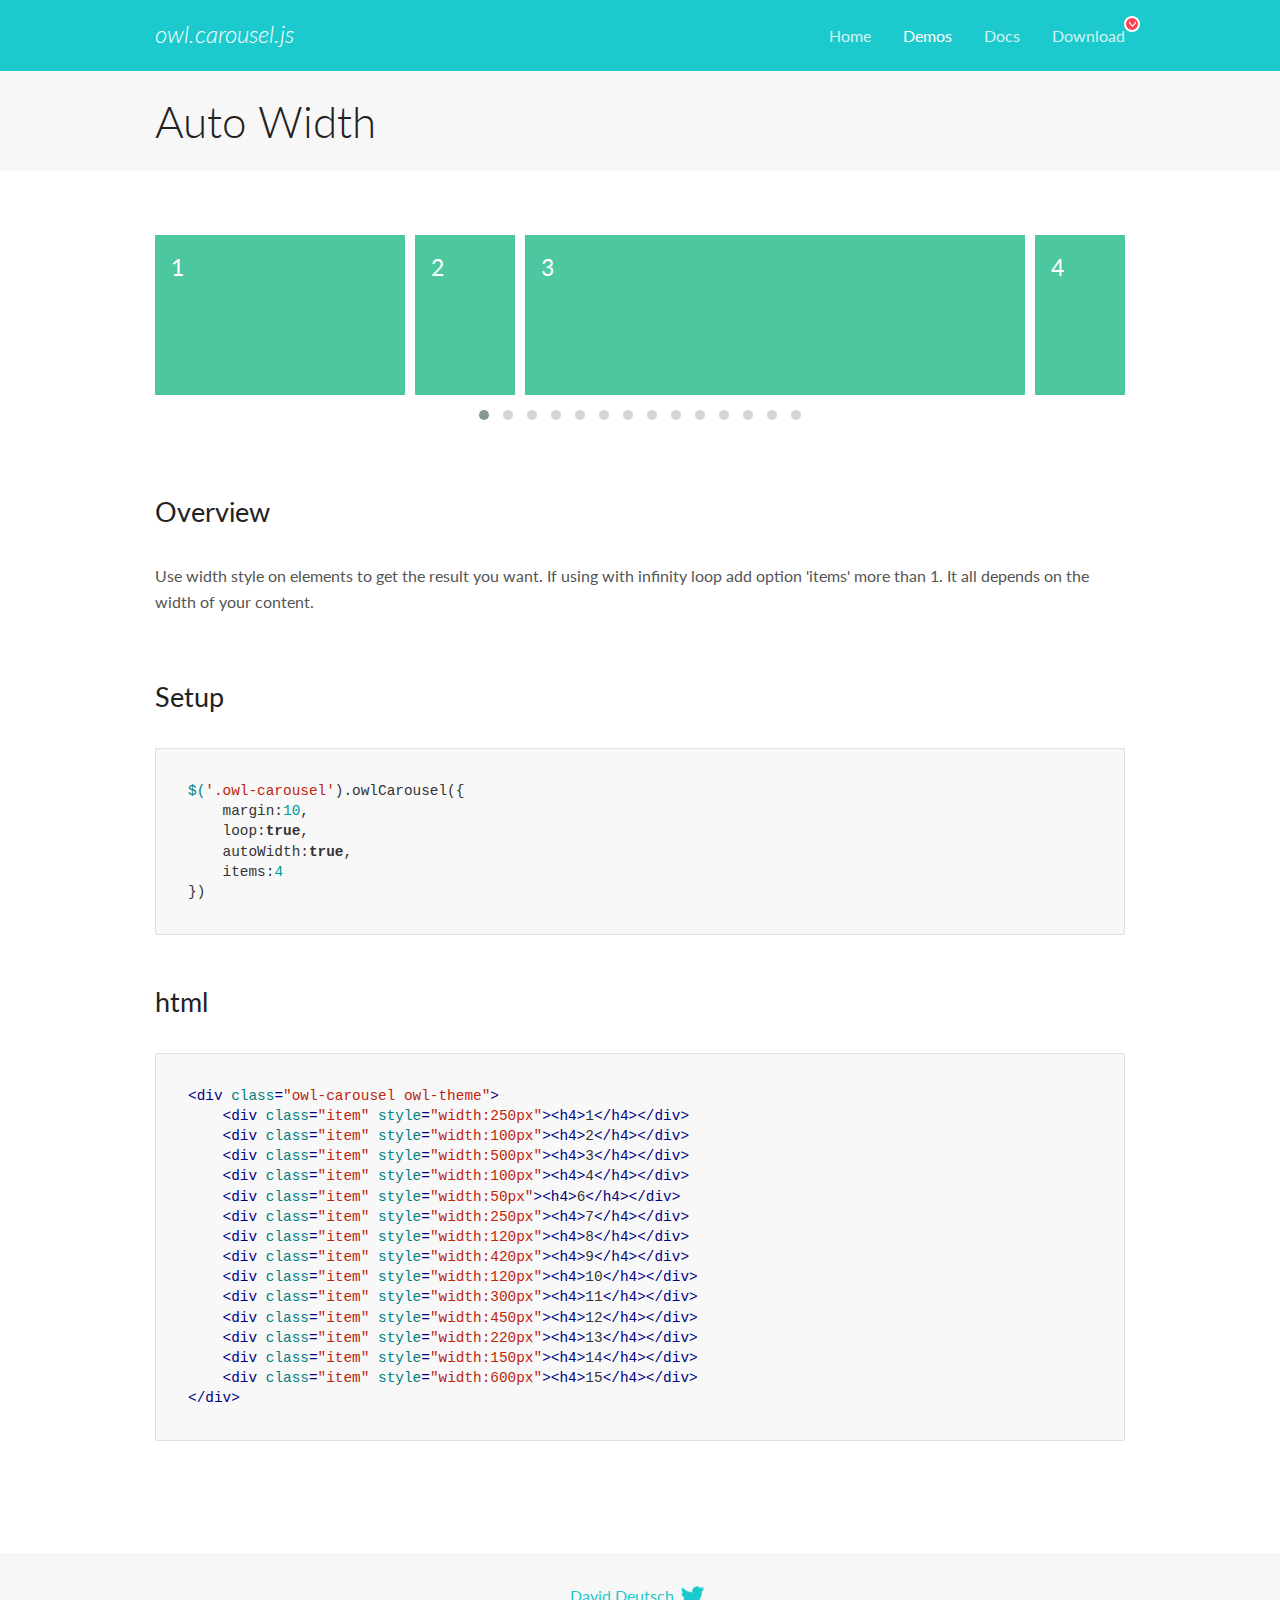
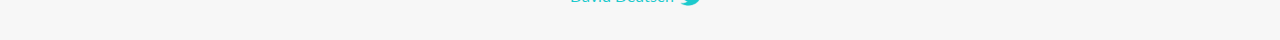
<file: assets/owl-carousel/docs/demos/autowidth.html>
<!DOCTYPE html>
<html lang="en">
  <head>

    <!-- head -->
    <meta charset="utf-8">
    <meta name="msapplication-tap-highlight" content="no" />
    <meta name="viewport" content="width=device-width, initial-scale=1.0" />
    <meta name="description" content="Auto Width">
    <meta name="author" content="David Deutsch">
    <title>
      Auto Width Demo | Owl Carousel | 2.3.4
    </title>

    <!-- Stylesheets -->
    <link href='https://fonts.googleapis.com/css?family=Lato:300,400,700,400italic,300italic' rel='stylesheet' type='text/css'>
    <link rel="stylesheet" href="../assets/css/docs.theme.min.css">

    <!-- Owl Stylesheets -->
    <link rel="stylesheet" href="../assets/owlcarousel/assets/owl.carousel.min.css">
    <link rel="stylesheet" href="../assets/owlcarousel/assets/owl.theme.default.min.css">

    <!-- HTML5 shim and Respond.js IE8 support of HTML5 elements and media queries -->

    <!--[if lt IE 9]>
      <script src="https://oss.maxcdn.com/libs/html5shiv/3.7.0/html5shiv.js"></script>
      <script src="https://oss.maxcdn.com/libs/respond.js/1.3.0/respond.min.js"></script>
    <![endif]-->

    <!-- Favicons -->
    <link rel="apple-touch-icon-precomposed" sizes="144x144" href="../assets/ico/apple-touch-icon-144-precomposed.png">
    <link rel="shortcut icon" href="../assets/ico/favicon.png">
    <link rel="shortcut icon" href="favicon.ico">

    <!-- Yeah i know js should not be in header. Its required for demos.-->

    <!-- javascript -->
    <script src="../assets/vendors/jquery.min.js"></script>
    <script src="../assets/owlcarousel/owl.carousel.js"></script>
  </head>
  <body>

    <!-- header -->
    <header class="header">
      <div class="row">
        <div class="large-12 columns">
          <div class="brand left">
            <h3>
              <a href="/OwlCarousel2/">owl.carousel.js</a> 
            </h3>
          </div>
          <a id="toggle-nav" class="right">
            <span></span> <span></span> <span></span> 
          </a> 
          <div class="nav-bar">
            <ul class="clearfix">
              <li> <a href="/OwlCarousel2/index.html">Home</a>  </li>
              <li class="active">
                <a href="/OwlCarousel2/demos/demos.html">Demos</a> 
              </li>
              <li> <a href="/OwlCarousel2/docs/started-welcome.html">Docs</a>  </li>
              <li>
                <a href="https://github.com/OwlCarousel2/OwlCarousel2/archive/2.3.4.zip">Download</a> 
                <span class="download"></span> 
              </li>
            </ul>
          </div>
        </div>
      </div>
    </header>

    <!-- title -->
    <section class="title">
      <div class="row">
        <div class="large-12 columns">
          <h1>Auto Width</h1>
        </div>
      </div>
    </section>

    <!--  Demos -->
    <section id="demos">
      <div class="row">
        <div class="large-12 columns">
          <div class="owl-carousel owl-theme">
            <div class="item" style="width:250px">
              <h4>1</h4>
            </div>
            <div class="item" style="width:100px">
              <h4>2</h4>
            </div>
            <div class="item" style="width:500px">
              <h4>3</h4>
            </div>
            <div class="item" style="width:100px">
              <h4>4</h4>
            </div>
            <div class="item" style="width:50px">
              <h4>6</h4>
            </div>
            <div class="item" style="width:250px">
              <h4>7</h4>
            </div>
            <div class="item" style="width:120px">
              <h4>8</h4>
            </div>
            <div class="item" style="width:420px">
              <h4>9</h4>
            </div>
            <div class="item" style="width:120px">
              <h4>10</h4>
            </div>
            <div class="item" style="width:300px">
              <h4>11</h4>
            </div>
            <div class="item" style="width:450px">
              <h4>12</h4>
            </div>
            <div class="item" style="width:220px">
              <h4>13</h4>
            </div>
            <div class="item" style="width:150px">
              <h4>14</h4>
            </div>
            <div class="item" style="width:600px">
              <h4>15</h4>
            </div>
          </div>
          <h3 id="overview">Overview</h3>
          <p>Use width style on elements to get the result you want. If using with infinity loop add option &#39;items&#39; more than 1. It all depends on the width of your content.</p>
          <h3 id="setup">Setup</h3>
          <pre><code>$(&#39;.owl-carousel&#39;).owlCarousel({
    margin:10,
    loop:true,
    autoWidth:true,
    items:4
})</code></pre>
          <h3 id="html">html</h3>
          <pre><code>&lt;div class=&quot;owl-carousel owl-theme&quot;&gt;
    &lt;div class=&quot;item&quot; style=&quot;width:250px&quot;&gt;&lt;h4&gt;1&lt;/h4&gt;&lt;/div&gt;
    &lt;div class=&quot;item&quot; style=&quot;width:100px&quot;&gt;&lt;h4&gt;2&lt;/h4&gt;&lt;/div&gt;
    &lt;div class=&quot;item&quot; style=&quot;width:500px&quot;&gt;&lt;h4&gt;3&lt;/h4&gt;&lt;/div&gt;
    &lt;div class=&quot;item&quot; style=&quot;width:100px&quot;&gt;&lt;h4&gt;4&lt;/h4&gt;&lt;/div&gt;
    &lt;div class=&quot;item&quot; style=&quot;width:50px&quot;&gt;&lt;h4&gt;6&lt;/h4&gt;&lt;/div&gt;
    &lt;div class=&quot;item&quot; style=&quot;width:250px&quot;&gt;&lt;h4&gt;7&lt;/h4&gt;&lt;/div&gt;
    &lt;div class=&quot;item&quot; style=&quot;width:120px&quot;&gt;&lt;h4&gt;8&lt;/h4&gt;&lt;/div&gt;
    &lt;div class=&quot;item&quot; style=&quot;width:420px&quot;&gt;&lt;h4&gt;9&lt;/h4&gt;&lt;/div&gt;
    &lt;div class=&quot;item&quot; style=&quot;width:120px&quot;&gt;&lt;h4&gt;10&lt;/h4&gt;&lt;/div&gt;
    &lt;div class=&quot;item&quot; style=&quot;width:300px&quot;&gt;&lt;h4&gt;11&lt;/h4&gt;&lt;/div&gt;
    &lt;div class=&quot;item&quot; style=&quot;width:450px&quot;&gt;&lt;h4&gt;12&lt;/h4&gt;&lt;/div&gt;
    &lt;div class=&quot;item&quot; style=&quot;width:220px&quot;&gt;&lt;h4&gt;13&lt;/h4&gt;&lt;/div&gt;
    &lt;div class=&quot;item&quot; style=&quot;width:150px&quot;&gt;&lt;h4&gt;14&lt;/h4&gt;&lt;/div&gt;
    &lt;div class=&quot;item&quot; style=&quot;width:600px&quot;&gt;&lt;h4&gt;15&lt;/h4&gt;&lt;/div&gt;
&lt;/div&gt;</code></pre>
          <script>
            $(document).ready(function() {
              $('.owl-carousel').owlCarousel({
                margin: 10,
                loop: true,
                autoWidth: true,
                items: 4
              })
            })
          </script>
        </div>
      </div>
    </section>

    <!-- footer -->
    <footer class="footer">
      <div class="row">
        <div class="large-12 columns">
          <h5>
            <a href="/OwlCarousel2/docs/support-contact.html">David Deutsch</a> 
            <a id="custom-tweet-button" href="https://twitter.com/share?url=https://github.com/OwlCarousel2/OwlCarousel2&text=Owl Carousel - This is so awesome! " target="_blank"></a> 
          </h5>
        </div>
      </div>
    </footer>

    <!-- vendors -->
    <script src="../assets/vendors/highlight.js"></script>
    <script src="../assets/js/app.js"></script>
  </body>
</html>
</file>
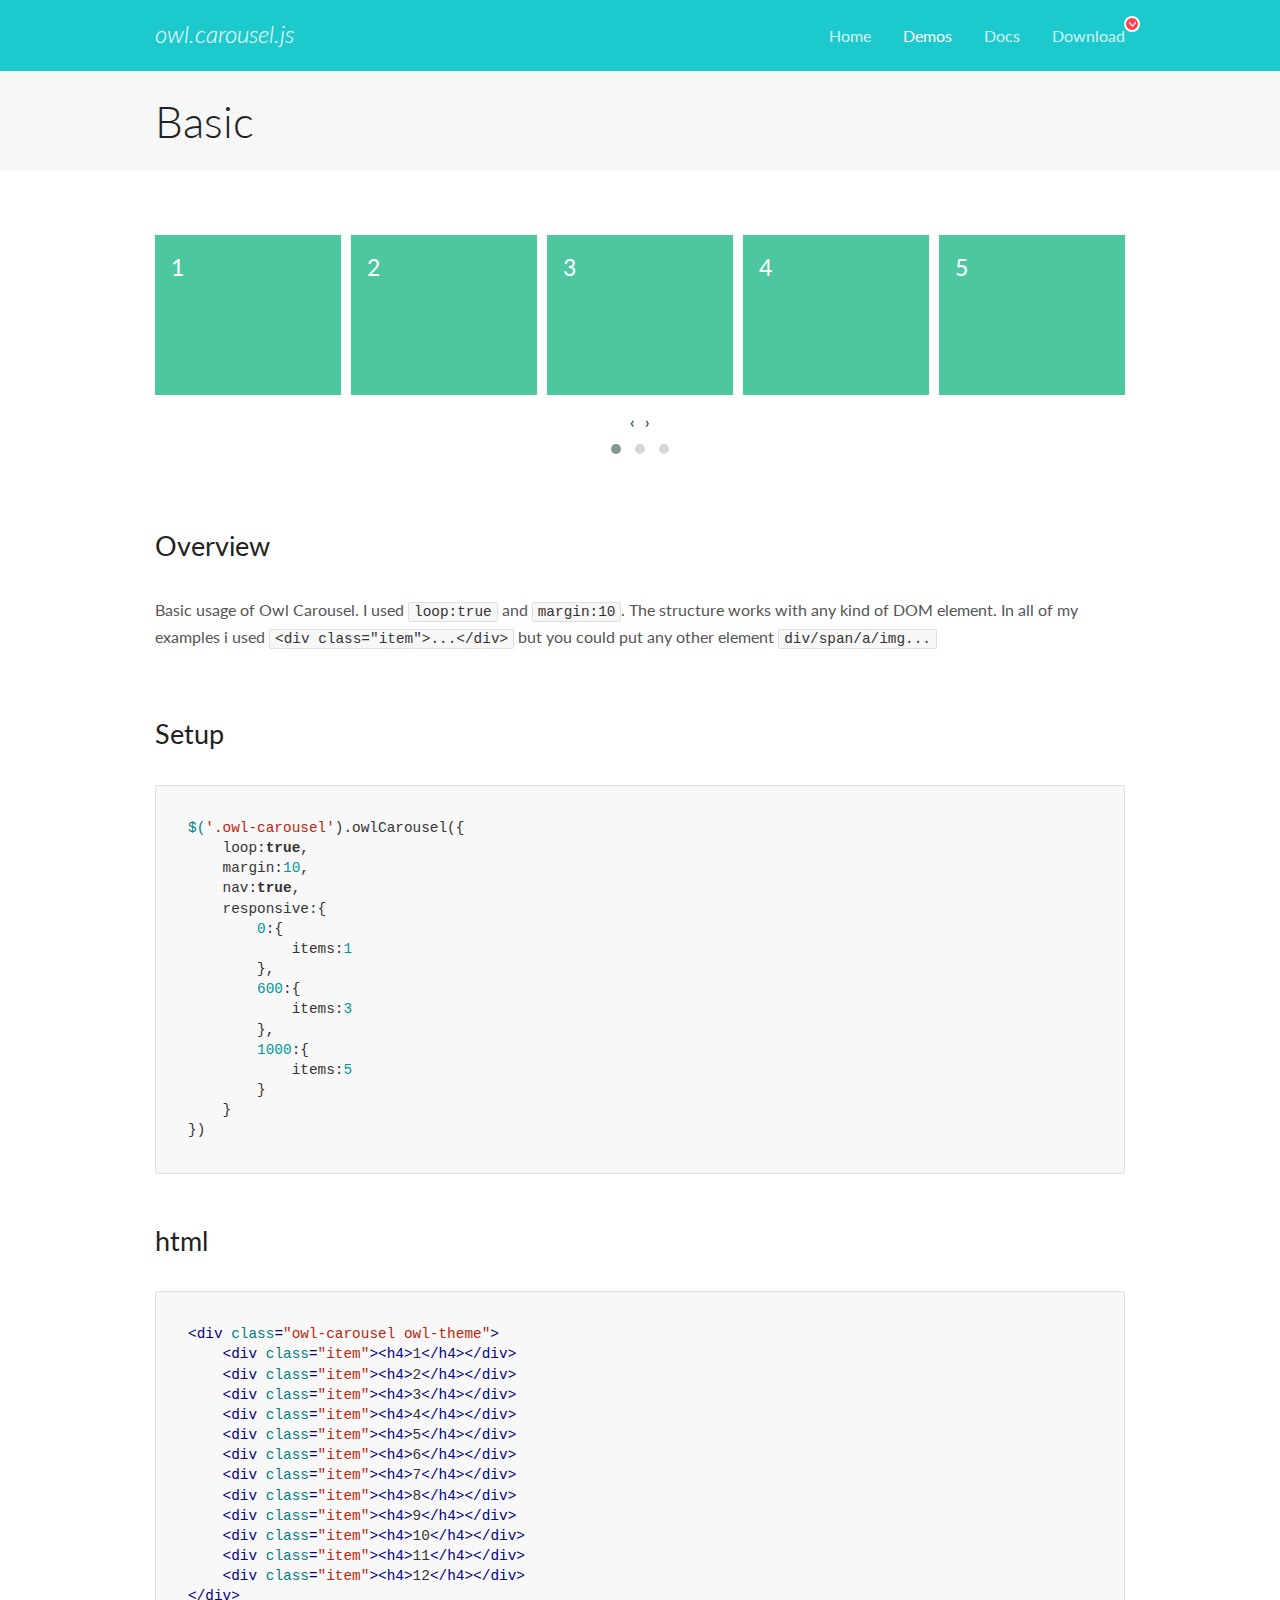
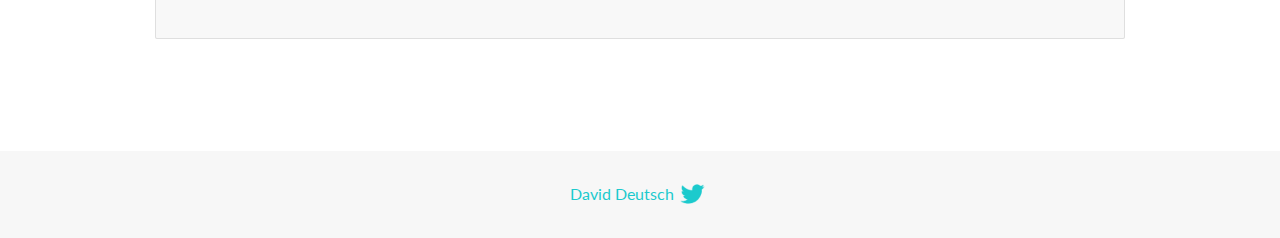
<file: assets/owl-carousel/docs/demos/basic.html>
<!DOCTYPE html>
<html lang="en">
  <head>

    <!-- head -->
    <meta charset="utf-8">
    <meta name="msapplication-tap-highlight" content="no" />
    <meta name="viewport" content="width=device-width, initial-scale=1.0" />
    <meta name="description" content="Basic usage demo">
    <meta name="author" content="David Deutsch">
    <title>
      Basic Demo | Owl Carousel | 2.3.4
    </title>

    <!-- Stylesheets -->
    <link href='https://fonts.googleapis.com/css?family=Lato:300,400,700,400italic,300italic' rel='stylesheet' type='text/css'>
    <link rel="stylesheet" href="../assets/css/docs.theme.min.css">

    <!-- Owl Stylesheets -->
    <link rel="stylesheet" href="../assets/owlcarousel/assets/owl.carousel.min.css">
    <link rel="stylesheet" href="../assets/owlcarousel/assets/owl.theme.default.min.css">

    <!-- HTML5 shim and Respond.js IE8 support of HTML5 elements and media queries -->

    <!--[if lt IE 9]>
      <script src="https://oss.maxcdn.com/libs/html5shiv/3.7.0/html5shiv.js"></script>
      <script src="https://oss.maxcdn.com/libs/respond.js/1.3.0/respond.min.js"></script>
    <![endif]-->

    <!-- Favicons -->
    <link rel="apple-touch-icon-precomposed" sizes="144x144" href="../assets/ico/apple-touch-icon-144-precomposed.png">
    <link rel="shortcut icon" href="../assets/ico/favicon.png">
    <link rel="shortcut icon" href="favicon.ico">

    <!-- Yeah i know js should not be in header. Its required for demos.-->

    <!-- javascript -->
    <script src="../assets/vendors/jquery.min.js"></script>
    <script src="../assets/owlcarousel/owl.carousel.js"></script>
  </head>
  <body>

    <!-- header -->
    <header class="header">
      <div class="row">
        <div class="large-12 columns">
          <div class="brand left">
            <h3>
              <a href="/OwlCarousel2/">owl.carousel.js</a> 
            </h3>
          </div>
          <a id="toggle-nav" class="right">
            <span></span> <span></span> <span></span> 
          </a> 
          <div class="nav-bar">
            <ul class="clearfix">
              <li> <a href="/OwlCarousel2/index.html">Home</a>  </li>
              <li class="active">
                <a href="/OwlCarousel2/demos/demos.html">Demos</a> 
              </li>
              <li> <a href="/OwlCarousel2/docs/started-welcome.html">Docs</a>  </li>
              <li>
                <a href="https://github.com/OwlCarousel2/OwlCarousel2/archive/2.3.4.zip">Download</a> 
                <span class="download"></span> 
              </li>
            </ul>
          </div>
        </div>
      </div>
    </header>

    <!-- title -->
    <section class="title">
      <div class="row">
        <div class="large-12 columns">
          <h1>Basic</h1>
        </div>
      </div>
    </section>

    <!--  Demos -->
    <section id="demos">
      <div class="row">
        <div class="large-12 columns">
          <div class="owl-carousel owl-theme">
            <div class="item">
              <h4>1</h4>
            </div>
            <div class="item">
              <h4>2</h4>
            </div>
            <div class="item">
              <h4>3</h4>
            </div>
            <div class="item">
              <h4>4</h4>
            </div>
            <div class="item">
              <h4>5</h4>
            </div>
            <div class="item">
              <h4>6</h4>
            </div>
            <div class="item">
              <h4>7</h4>
            </div>
            <div class="item">
              <h4>8</h4>
            </div>
            <div class="item">
              <h4>9</h4>
            </div>
            <div class="item">
              <h4>10</h4>
            </div>
            <div class="item">
              <h4>11</h4>
            </div>
            <div class="item">
              <h4>12</h4>
            </div>
          </div>
          <h3 id="overview">Overview</h3>
          <p>Basic usage of Owl Carousel. I used <code>loop:true</code> and <code>margin:10</code>. The structure works with any kind of DOM element. In all of my examples i used <code>&lt;div class=&quot;item&quot;&gt;...&lt;/div&gt;</code> but you could
            put any other element <code>div/span/a/img...</code></p>
          <h3 id="setup">Setup</h3>
          <pre><code>$(&#39;.owl-carousel&#39;).owlCarousel({
    loop:true,
    margin:10,
    nav:true,
    responsive:{
        0:{
            items:1
        },
        600:{
            items:3
        },
        1000:{
            items:5
        }
    }
})</code></pre>
          <h3 id="html">html</h3>
          <pre><code>&lt;div class=&quot;owl-carousel owl-theme&quot;&gt;
    &lt;div class=&quot;item&quot;&gt;&lt;h4&gt;1&lt;/h4&gt;&lt;/div&gt;
    &lt;div class=&quot;item&quot;&gt;&lt;h4&gt;2&lt;/h4&gt;&lt;/div&gt;
    &lt;div class=&quot;item&quot;&gt;&lt;h4&gt;3&lt;/h4&gt;&lt;/div&gt;
    &lt;div class=&quot;item&quot;&gt;&lt;h4&gt;4&lt;/h4&gt;&lt;/div&gt;
    &lt;div class=&quot;item&quot;&gt;&lt;h4&gt;5&lt;/h4&gt;&lt;/div&gt;
    &lt;div class=&quot;item&quot;&gt;&lt;h4&gt;6&lt;/h4&gt;&lt;/div&gt;
    &lt;div class=&quot;item&quot;&gt;&lt;h4&gt;7&lt;/h4&gt;&lt;/div&gt;
    &lt;div class=&quot;item&quot;&gt;&lt;h4&gt;8&lt;/h4&gt;&lt;/div&gt;
    &lt;div class=&quot;item&quot;&gt;&lt;h4&gt;9&lt;/h4&gt;&lt;/div&gt;
    &lt;div class=&quot;item&quot;&gt;&lt;h4&gt;10&lt;/h4&gt;&lt;/div&gt;
    &lt;div class=&quot;item&quot;&gt;&lt;h4&gt;11&lt;/h4&gt;&lt;/div&gt;
    &lt;div class=&quot;item&quot;&gt;&lt;h4&gt;12&lt;/h4&gt;&lt;/div&gt;
&lt;/div&gt;</code></pre>
          <script>
            $(document).ready(function() {
              var owl = $('.owl-carousel');
              owl.owlCarousel({
                margin: 10,
                nav: true,
                loop: true,
                responsive: {
                  0: {
                    items: 1
                  },
                  600: {
                    items: 3
                  },
                  1000: {
                    items: 5
                  }
                }
              })
            })
          </script>
        </div>
      </div>
    </section>

    <!-- footer -->
    <footer class="footer">
      <div class="row">
        <div class="large-12 columns">
          <h5>
            <a href="/OwlCarousel2/docs/support-contact.html">David Deutsch</a> 
            <a id="custom-tweet-button" href="https://twitter.com/share?url=https://github.com/OwlCarousel2/OwlCarousel2&text=Owl Carousel - This is so awesome! " target="_blank"></a> 
          </h5>
        </div>
      </div>
    </footer>

    <!-- vendors -->
    <script src="../assets/vendors/highlight.js"></script>
    <script src="../assets/js/app.js"></script>
  </body>
</html>
</file>
